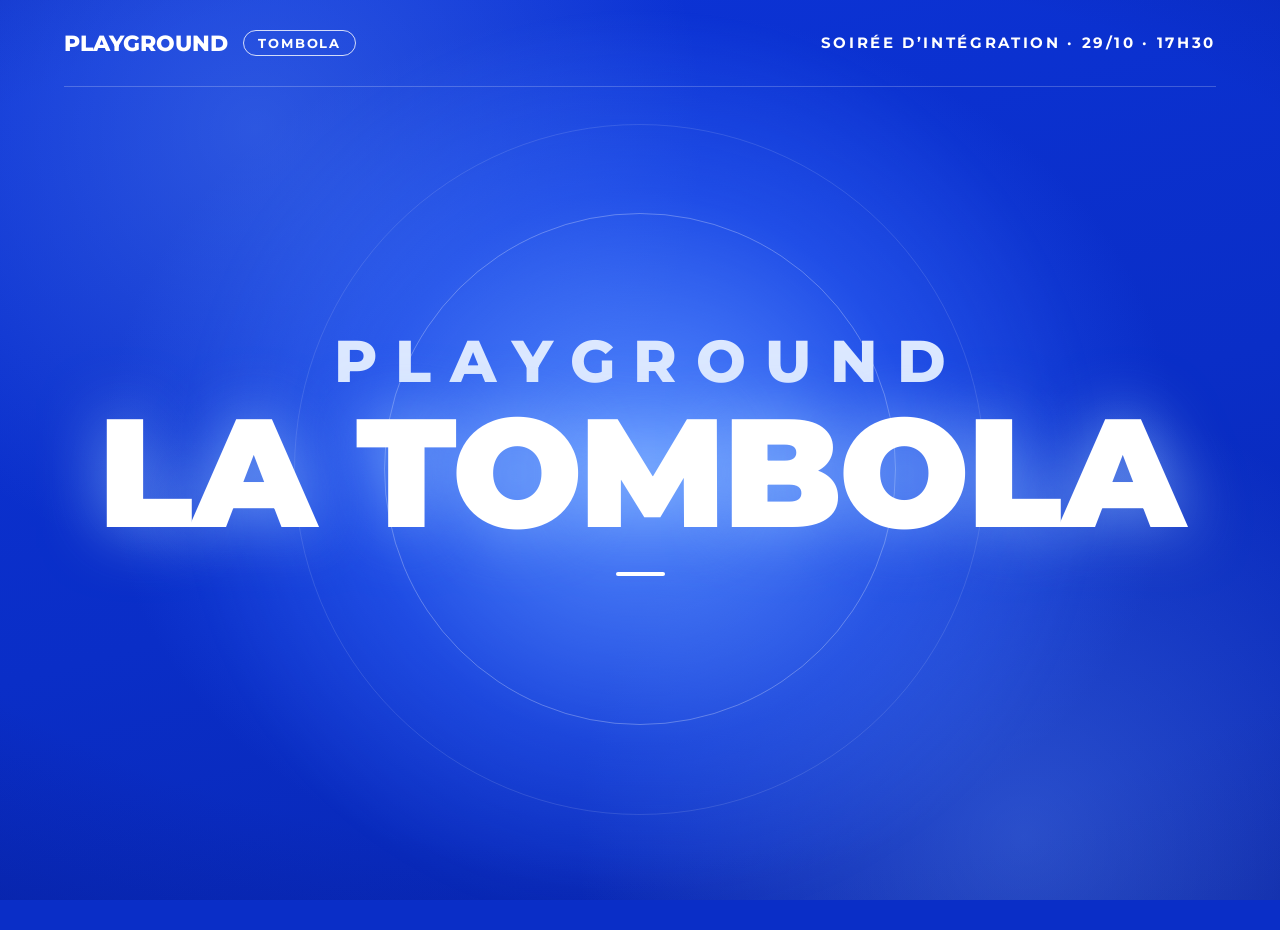
<file: index.html>
<!doctype html>
<html lang="fr">
<head>
  <meta charset="utf-8">
  <meta name="viewport" content="width=device-width, initial-scale=1">
  <title>Tombola Playground</title>
  <link rel="stylesheet" href="styles.css">
  <script src="paliers.js" defer></script>
  <script src="app.js" defer></script>
</head>
<body>
  <div class="fond" aria-hidden="true"></div>

  <header class="entete entree">
    <p class="marque">Playground <span class="badge">Tombola</span></p>
    <p class="evenement">Soirée d’intégration · 29/10 · 17h30</p>
  </header>

  <main class="scene" aria-live="polite"></main>

  <template id="modele-accueil">
    <section class="accueil">
      <div class="flash" aria-hidden="true"></div>
      <div class="cercles" aria-hidden="true">
        <span class="halo"></span>
        <span class="anneau entree"></span>
        <span class="anneau anneau-large entree" style="--rang: 2"></span>
      </div>
      <h1 class="accueil-titre">
        <span class="accueil-marque entree" style="--rang: 1">Playground</span>
        <span class="accueil-tombola entree" style="--rang: 2">La tombola</span>
      </h1>
      <hr class="separateur entree" style="--rang: 5">
      <p class="accroche entree" style="--rang: 6"></p>
    </section>
  </template>

  <template id="modele-palier">
    <article class="palier">
      <div class="flash" aria-hidden="true"></div>

      <section class="palier-infos">
        <p class="statut entree" data-champ="statut"></p>
        <h2 class="palier-titre">
          <span class="palier-mot entree" style="--rang: 1">Palier</span>
          <span class="palier-numero entree" style="--rang: 2" data-champ="numero"></span>
        </h2>
        <hr class="separateur entree" style="--rang: 5">
        <p class="lot-type entree" style="--rang: 6" data-champ="type"></p>
        <h3 class="lot-nom entree" style="--rang: 7" data-champ="nom"></h3>
        <p class="lot-description entree" style="--rang: 8" data-champ="description"></p>
      </section>

      <figure class="lot">
        <span class="lot-halo entree" aria-hidden="true"></span>
        <span class="lot-cercle entree" style="--rang: 1" aria-hidden="true"></span>
        <img class="lot-image entree" style="--rang: 2" data-champ="image" alt="">
        <p class="pastille entree" style="--rang: 8" data-champ="pastille">
          <span></span><strong></strong><span></span>
        </p>
      </figure>

      <aside class="progression">
        <p class="etiquette entree" style="--rang: 3">Progression</p>
        <p class="progression-titre entree" style="--rang: 4" data-champ="titre"></p>
        <p class="progression-detail entree" style="--rang: 5" data-champ="detail"></p>
        <div class="jauge entree" style="--rang: 5">
          <ol class="jauge-echelle" data-champ="echelle"></ol>
          <div class="jauge-tube">
            <div class="jauge-remplissage entree" style="--rang: 6"></div>
          </div>
          <div class="jauge-niveau">
            <p class="entree" style="--rang: 9" data-champ="pourcentage"></p>
          </div>
        </div>
        <p class="progression-suite entree" style="--rang: 9" data-champ="suite"></p>
      </aside>

      <section class="gagnant">
        <p class="gagnant-titre entree">Gagnant du palier <span data-champ="gagnant-palier"></span></p>
        <div class="ticket-cadre entree" style="--rang: 1">
          <p class="ticket">
            <span class="ticket-libelle">Ticket n°</span>
            <strong class="ticket-numero" data-champ="gagnant"></strong>
          </p>
        </div>
        <p class="gagnant-lot apres-tirage" style="--rang: 2" data-champ="gagnant-lot"></p>
      </section>
    </article>
  </template>

  <template id="modele-fin">
    <section class="fin">
      <div class="flash" aria-hidden="true"></div>
      <div class="cercles" aria-hidden="true">
        <span class="halo"></span>
        <span class="anneau entree"></span>
        <span class="anneau anneau-large entree" style="--rang: 2"></span>
      </div>
      <h2 class="fin-titre">
        <span class="fin-merci entree" style="--rang: 1">Merci</span>
        <span class="fin-suite entree" style="--rang: 4">pour votre participation</span>
      </h2>
      <hr class="separateur entree" style="--rang: 6">
      <p class="fin-signature entree" style="--rang: 7">Playground · Tombola</p>
      <ol class="palmares entree" style="--rang: 8" data-champ="palmares" aria-label="Tickets gagnants"></ol>
    </section>
  </template>
</body>
</html>
</file>
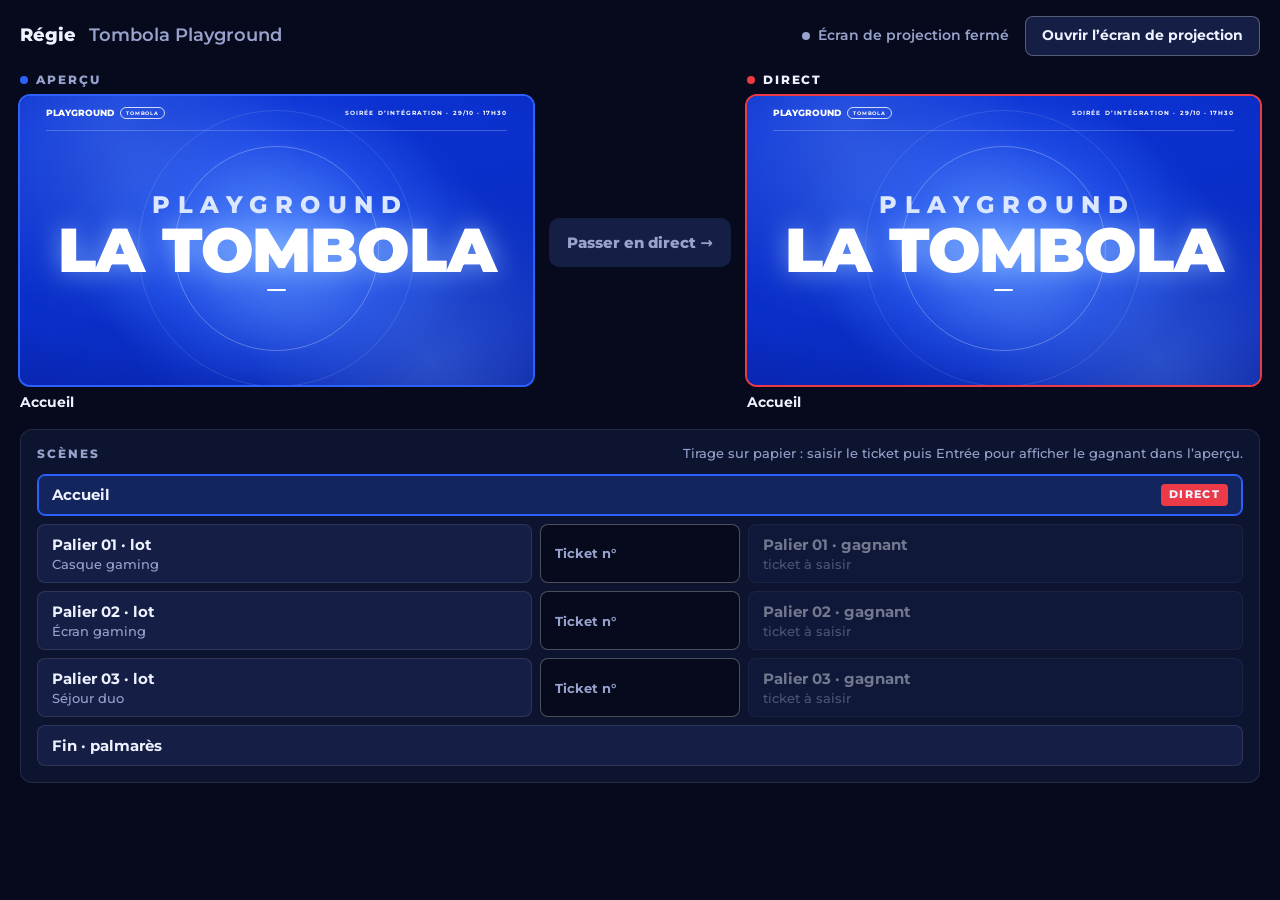
<file: regie.html>
<!doctype html>
<html lang="fr">
<head>
  <meta charset="utf-8">
  <meta name="viewport" content="width=device-width, initial-scale=1">
  <title>Régie · Tombola Playground</title>
  <link rel="stylesheet" href="regie.css">
  <script src="paliers.js" defer></script>
  <script src="regie.js" defer></script>
</head>
<body>
  <header class="barre">
    <h1 class="titre">Régie <span>Tombola Playground</span></h1>
    <div class="projection">
      <p class="projection-etat" data-champ="etat-ecran" role="status"></p>
      <button type="button" class="bouton" data-champ="ouvrir-ecran">Ouvrir l’écran de projection</button>
    </div>
  </header>

  <main class="moniteurs">
    <section class="moniteur" aria-labelledby="titre-apercu">
      <h2 class="etiquette" id="titre-apercu">Aperçu</h2>
      <iframe class="moniteur-cadre" title="Aperçu de la scène choisie" data-champ="cadre-apercu" tabindex="-1"></iframe>
      <p class="moniteur-legende" data-champ="legende-apercu"></p>
    </section>

    <button type="button" class="passer-direct" data-champ="passer-direct">Passer en direct</button>

    <section class="moniteur moniteur-direct" aria-labelledby="titre-direct">
      <h2 class="etiquette" id="titre-direct">Direct</h2>
      <iframe class="moniteur-cadre" title="Scène projetée" data-champ="cadre-direct" tabindex="-1"></iframe>
      <p class="moniteur-legende" data-champ="legende-direct"></p>
    </section>
  </main>

  <section class="dock" aria-labelledby="titre-scenes">
    <div class="dock-entete">
      <h2 class="etiquette" id="titre-scenes">Scènes</h2>
      <p class="dock-aide">Tirage sur papier : saisir le ticket puis Entrée pour afficher le gagnant dans l’aperçu.</p>
    </div>
    <ol class="scenes" data-champ="scenes"></ol>
  </section>

  <template id="modele-scene">
    <button type="button" class="scene" aria-pressed="false">
      <span class="scene-nom" data-champ="nom"></span>
      <span class="scene-info" data-champ="info"></span>
      <span class="scene-direct" data-champ="direct" hidden>Direct</span>
    </button>
  </template>

  <template id="modele-palier">
    <li class="palier">
      <form class="ticket" novalidate>
        <label class="ticket-saisie">
          <span>Ticket n°</span>
          <input data-champ="ticket" inputmode="numeric" autocomplete="off">
        </label>
      </form>
      <p class="ticket-erreur" data-champ="erreur" role="alert"></p>
    </li>
  </template>
</body>
</html>
</file>
<file: styles.css>
@font-face {
  font-family: "Montserrat";
  src: url("assets/fonts/montserrat-latin.woff2") format("woff2");
  font-weight: 500 900;
  font-display: block;
}

:root {
  --bleu-royal: #0a2ec7;
  --bleu-electrique: #2c62fb;
  --bleu-glace: #dce8ff;
  --blanc: #fff;
  --trait: rgb(255 255 255 / 0.22);
  --lueur: 0 0 3rem rgb(150 190 255 / 0.65);

  --marge: 5rem;
  --entete: 6.8rem;
  --bas: 3.8rem;

  --courbe-entree: cubic-bezier(0.16, 1, 0.3, 1);
  --courbe-rebond: cubic-bezier(0.34, 1.56, 0.64, 1);
  --duree-entree: 550ms;
  --duree-sortie: 220ms;
  --duree-flash: 700ms;
  --intervalle: 50ms;
  --duree-ambiance: 18s;
  --duree-respiration: 5s;
}

/* 1rem = 1 % de la largeur du plus grand cadre 16:9 qui tient dans la fenêtre.
   Toute la mise en page est exprimée dans cette unité : les proportions des visuels
   de référence sont conservées sur n'importe quel écran, sans débordement. */
html {
  font-size: min(1vw, 16vh / 9);
  overflow: hidden;
  cursor: none;
}

*,
*::before,
*::after {
  box-sizing: border-box;
}

/* Les halos débordent volontairement de leur zone : body les rogne à la taille de l'écran. */
body {
  position: relative;
  margin: 0;
  height: 100vh;
  overflow: clip;
  background: var(--bleu-royal);
  color: var(--blanc);
  font-family: "Montserrat", system-ui, sans-serif;
  font-weight: 500;
  -webkit-font-smoothing: antialiased;
}

h1,
h2,
h3,
p,
figure {
  margin: 0;
}

/* Fond */

.fond {
  position: fixed;
  inset: 0;
  z-index: -1;
  overflow: hidden;
  background:
    radial-gradient(120% 90% at 50% 45%, transparent 55%, rgb(4 19 122 / 0.55)),
    radial-gradient(60% 70% at 50% 50%, var(--bleu-electrique), transparent 70%),
    linear-gradient(165deg, #0c34d8, var(--bleu-royal) 55%, #0826b0);
}

.fond::before,
.fond::after {
  content: "";
  position: absolute;
  width: 70rem;
  aspect-ratio: 1;
  border-radius: 50%;
  background: radial-gradient(closest-side, rgb(120 170 255 / 0.3), transparent);
  animation: derive var(--duree-ambiance) ease-in-out infinite alternate;
}

.fond::before {
  top: -25rem;
  left: -15rem;
}

.fond::after {
  right: -15rem;
  bottom: -30rem;
  animation-delay: calc(var(--duree-ambiance) / -2);
}

/* En-tête commun à tous les écrans */

.entete {
  position: absolute;
  inset: 0 var(--marge) auto;
  height: var(--entete);
  display: flex;
  align-items: center;
  justify-content: space-between;
  border-bottom: 1px solid var(--trait);
  text-transform: uppercase;
}

.marque {
  display: flex;
  align-items: center;
  gap: 1.2rem;
  font-size: 1.7rem;
  font-weight: 800;
}

.badge {
  padding: 0.35rem 1.1rem;
  border: 1px solid rgb(255 255 255 / 0.8);
  border-radius: 99rem;
  font-size: 1rem;
  font-weight: 700;
  letter-spacing: 0.14em;
}

.evenement {
  font-size: 1.15rem;
  font-weight: 700;
  letter-spacing: 0.18em;
}

/* Scène et transitions */

.scene {
  position: absolute;
  inset: var(--entete) var(--marge) 0;
  isolation: isolate;
}

.scene.sortie {
  animation: sortie var(--duree-sortie) ease-in forwards;
}

.entree {
  animation: var(--effet, monte) var(--duree-entree) var(--courbe-entree) both;
  animation-delay: calc(var(--rang, 0) * var(--intervalle));
}

.flash {
  position: fixed;
  inset: 0;
  z-index: -1;
  pointer-events: none;
  background: radial-gradient(circle at 50% 50%, rgb(150 195 255 / 0.5), transparent 70%);
  opacity: 0;
  animation: flash var(--duree-flash) ease-out;
}

.separateur {
  width: 3.8rem;
  height: 0.3rem;
  margin: 2.4rem 0 2.2rem;
  border: 0;
  border-radius: 0.2rem;
  background: var(--blanc);
  transform-origin: left;
  --effet: trait;
}

/* Accueil et fin */

.accueil,
.fin {
  position: relative;
  height: 100%;
  padding-bottom: var(--bas);
  display: flex;
  flex-direction: column;
  align-items: center;
  justify-content: center;
  text-align: center;
  text-transform: uppercase;
}

.accueil .separateur,
.fin .separateur {
  margin-inline: auto;
  transform-origin: center;
}

.cercles {
  position: absolute;
  inset: 0 0 var(--bas);
  z-index: -1;
  display: grid;
  grid-template: minmax(0, 1fr) / minmax(0, 1fr);
  place-items: center;
  pointer-events: none;
}

.cercles > * {
  grid-area: 1 / 1;
  aspect-ratio: 1;
  border-radius: 50%;
}

.halo {
  width: 72rem;
  background: radial-gradient(closest-side, rgb(130 180 255 / 0.5), rgb(60 110 255 / 0.2) 60%, transparent);
  animation:
    fondu var(--duree-entree) ease-out both,
    respire var(--duree-respiration) ease-in-out var(--duree-entree) infinite alternate;
}

.anneau {
  width: 40rem;
  border: 1px solid rgb(255 255 255 / 0.28);
  --effet: cercle;
}

.anneau-large {
  width: 54rem;
  border-color: rgb(255 255 255 / 0.12);
}

.accueil-titre,
.fin-titre {
  line-height: 0.9;
}

.accueil-marque {
  display: block;
  margin-right: -0.32em;
  font-size: 4.6rem;
  font-weight: 800;
  letter-spacing: 0.32em;
  color: var(--bleu-glace);
}

.accueil-tombola,
.fin-merci {
  display: block;
  font-weight: 900;
  letter-spacing: -0.02em;
  text-shadow: 0 0 5rem rgb(150 195 255 / 0.7);
  --effet: surgit;
  --duree-entree: 800ms;
}

.accueil-tombola {
  margin-top: 1.2rem;
  font-size: 12rem;
}

.accroche {
  font-size: 2.1rem;
  font-weight: 600;
  text-transform: none;
}

.fin-merci {
  font-size: 10rem;
}

.fin-suite {
  display: block;
  margin-top: 1.4rem;
  font-size: 3rem;
  font-weight: 800;
}

.fin-signature {
  font-size: 1.5rem;
  font-weight: 700;
  letter-spacing: 0.3em;
  color: var(--bleu-glace);
}

.palmares {
  display: flex;
  flex-wrap: wrap;
  justify-content: center;
  gap: 2rem;
  margin: 3rem 0 0;
  padding: 0;
  list-style: none;
}

.palmares .ticket {
  --encoche: 1rem;
  min-width: 17rem;
  padding: 1.3rem 2.8rem 1.5rem;
}

.palmares span {
  font-size: 1rem;
  font-weight: 800;
  letter-spacing: 0.14em;
}

.palmares strong {
  font-size: 3.6rem;
  font-weight: 900;
  line-height: 1.05;
}

/* Palier */

.palier {
  position: relative;
  height: 100%;
  padding: 1.6rem 0 var(--bas);
  display: grid;
  grid-template-columns: 25rem minmax(0, 1fr) 20.5rem;
  grid-template-rows: minmax(0, 1fr);
  column-gap: 2rem;
  align-items: center;
}

.statut {
  display: inline-flex;
  align-items: center;
  gap: 0.6rem;
  padding: 0.55rem 1.2rem;
  border-radius: 99rem;
  background: var(--blanc);
  color: var(--bleu-royal);
  font-size: 1rem;
  font-weight: 800;
  letter-spacing: 0.14em;
  text-transform: uppercase;
  box-shadow: 0 0 2rem rgb(160 195 255 / 0.45);
}

.statut::before {
  content: "";
}

.statut[data-statut="debloque"]::before {
  width: 0.45rem;
  height: 0.8rem;
  border: solid currentColor;
  border-width: 0 0.2rem 0.2rem 0;
  transform: translateY(-0.1rem) rotate(45deg);
}

.statut[data-statut="en-cours"]::before {
  width: 0.6rem;
  height: 0.6rem;
  border-radius: 50%;
  background: currentColor;
}

.palier-titre {
  margin-top: 1.4rem;
  font-weight: 800;
  line-height: 0.9;
  text-transform: uppercase;
}

.palier-mot {
  display: block;
  font-size: 5.2rem;
}

.palier-numero {
  display: block;
  font-size: 15rem;
  font-weight: 900;
  line-height: 0.86;
  letter-spacing: -0.04em;
  text-shadow: 0 0 4rem rgb(160 200 255 / 0.7);
  --effet: surgit;
  --duree-entree: 750ms;
}

.lot-type {
  font-size: 1.05rem;
  font-weight: 700;
  letter-spacing: 0.22em;
  text-transform: uppercase;
  color: var(--bleu-glace);
}

.lot-nom {
  margin-top: 0.6rem;
  font-size: 2.5rem;
  font-weight: 800;
  line-height: 1.05;
  text-transform: uppercase;
}

.lot-description {
  margin-top: 0.7rem;
  font-size: 1.3rem;
  line-height: 1.35;
  color: rgb(255 255 255 / 0.9);
}

/* La piste unique est figée à la taille du bloc : le halo, plus grand, déborde sans décentrer l'image. */
.lot {
  position: relative;
  height: 100%;
  display: grid;
  grid-template: minmax(0, 1fr) / minmax(0, 1fr);
  place-items: center;
}

.lot > * {
  grid-area: 1 / 1;
}

.lot-halo {
  width: 52rem;
  aspect-ratio: 1;
  border-radius: 50%;
  background: radial-gradient(closest-side, rgb(140 185 255 / 0.55), rgb(60 110 255 / 0.25) 55%, transparent);
  --effet: fondu;
  --duree-entree: 800ms;
}

.lot-cercle {
  width: 34rem;
  aspect-ratio: 1;
  border-radius: 50%;
  border: 1px solid rgb(255 255 255 / 0.3);
  box-shadow: inset 0 0 3rem rgb(160 200 255 / 0.15);
  --effet: cercle;
}

.lot-image {
  width: 100%;
  height: 100%;
  max-height: 42rem;
  object-fit: contain;
  filter:
    drop-shadow(0 0 1.2rem rgb(200 220 255 / 0.35))
    drop-shadow(0 2.5rem 2.5rem rgb(2 10 70 / 0.55));
  --effet: zoom;
  --duree-entree: 750ms;
}

.pastille {
  position: absolute;
  top: calc(50% - 19rem);
  left: calc(50% + 8rem);
  width: 10.5rem;
  aspect-ratio: 1;
  border-radius: 50%;
  display: flex;
  flex-direction: column;
  align-items: center;
  justify-content: center;
  background: var(--blanc);
  color: var(--bleu-royal);
  text-align: center;
  text-transform: uppercase;
  box-shadow:
    0 0 0 0.7rem rgb(255 255 255 / 0.18),
    0 0 3.5rem rgb(170 205 255 / 0.7);
  --effet: pastille;
  --courbe-entree: var(--courbe-rebond);
}

.pastille::before {
  content: "";
  position: absolute;
  inset: 0.55rem;
  border: 0.12rem dashed rgb(10 46 199 / 0.45);
  border-radius: 50%;
}

.pastille span {
  font-size: 0.95rem;
  font-weight: 800;
  letter-spacing: 0.14em;
}

.pastille strong {
  font-size: 2rem;
  font-weight: 900;
  line-height: 1.15;
  text-transform: none;
}

.pastille span:empty {
  display: none;
}

/* Panneau de progression */

.progression {
  align-self: stretch;
  display: flex;
  flex-direction: column;
  padding: 1.6rem 0 0 2.2rem;
  border-left: 1px solid var(--trait);
}

.etiquette {
  font-size: 1rem;
  font-weight: 700;
  letter-spacing: 0.22em;
  text-transform: uppercase;
  color: var(--bleu-glace);
}

.progression-titre {
  display: flex;
  flex-wrap: wrap;
  align-items: baseline;
  column-gap: 0.4rem;
  margin-top: 0.5rem;
  font-size: 4.4rem;
  font-weight: 900;
  line-height: 1;
  letter-spacing: -0.02em;
  text-transform: uppercase;
  text-shadow: var(--lueur);
}

.progression-objectif {
  font-size: 1.8rem;
  font-weight: 800;
  letter-spacing: 0;
  color: rgb(255 255 255 / 0.8);
  text-shadow: none;
}

.progression-detail {
  margin-top: 0.6rem;
  font-size: 1.15rem;
  font-weight: 700;
}

.jauge {
  --tube-marge: 0.4rem;
  flex: 1;
  min-height: 0;
  margin: 2.4rem 0;
  display: grid;
  grid-template-columns: 3.8rem 4rem 1fr;
  column-gap: 0.9rem;
  --effet: fondu;
}

.jauge-echelle,
.jauge-niveau {
  position: relative;
  margin: var(--tube-marge) 0;
}

.jauge-echelle {
  padding: 0;
  list-style: none;
}

.jauge-echelle li {
  position: absolute;
  right: 0;
  bottom: calc(var(--position) * 100%);
  display: flex;
  align-items: center;
  gap: 0.5rem;
  font-size: 1rem;
  font-weight: 700;
  line-height: 1;
  transform: translateY(50%);
}

.jauge-echelle li::after {
  content: "";
  width: 0.5rem;
  height: 1px;
  background: rgb(255 255 255 / 0.5);
}

.jauge-echelle li:not(:empty)::after {
  width: 1rem;
  background: var(--blanc);
}

.jauge-tube {
  position: relative;
  display: flex;
  align-items: flex-end;
  padding: var(--tube-marge);
  border-radius: 1.2rem;
  background: linear-gradient(90deg, rgb(8 30 150 / 0.55), rgb(30 70 220 / 0.45));
  box-shadow:
    inset 0 0 0 1px rgb(255 255 255 / 0.4),
    0 0 2.5rem rgb(140 185 255 / 0.35);
}

.jauge-tube::after {
  content: "";
  position: absolute;
  inset: 1.2rem auto 1.2rem 0.9rem;
  width: 1px;
  background: rgb(255 255 255 / 0.35);
}

.jauge-remplissage {
  width: 100%;
  height: calc(var(--niveau) * 100%);
  border-radius: 0.8rem;
  background: linear-gradient(#f4f8ff, #b9d0ff 45%, #6f9bff);
  box-shadow: 0 0 1.5rem rgb(190 215 255 / 0.6);
  transform-origin: bottom;
  --effet: remplit;
  --duree-entree: 700ms;
}

.jauge-niveau p {
  position: absolute;
  left: 0;
  bottom: calc(var(--niveau) * 100%);
  display: flex;
  align-items: center;
  gap: 0.6rem;
  font-size: 1.6rem;
  font-weight: 900;
  line-height: 1;
  text-shadow: var(--lueur);
  transform: translateY(50%);
  --effet: fondu;
}

.jauge-niveau p::before {
  content: "";
  width: 1rem;
  height: 2px;
  background: var(--blanc);
}

.progression-suite {
  margin-top: auto;
  padding-top: 1.6rem;
  border-top: 1px solid var(--trait);
  font-size: 1.2rem;
  line-height: 1.45;
}

.progression-suite strong {
  font-weight: 800;
}

/* Tirage du gagnant : le palier passe au second plan et le ticket gagnant s'affiche par-dessus. */

.palier-infos,
.lot,
.progression {
  transition:
    opacity var(--duree-sortie) ease-out,
    scale var(--duree-sortie) ease-out;
}

.palier.revele :is(.palier-infos, .lot, .progression) {
  opacity: 0.12;
  scale: 0.97;
}

/* Même atténuée, la pastille blanche resterait lisible sous le titre du gagnant. */
.palier.revele .pastille {
  visibility: hidden;
}

.gagnant {
  position: absolute;
  inset: 0;
  display: none;
  flex-direction: column;
  align-items: center;
  justify-content: center;
  text-align: center;
  text-transform: uppercase;
}

.palier.revele .gagnant {
  display: flex;
}

.gagnant::before {
  content: "";
  position: absolute;
  top: 50%;
  left: 50%;
  width: 44rem;
  aspect-ratio: 1;
  margin: -22rem 0 0 -22rem;
  border: 2px solid rgb(200 220 255 / 0.8);
  border-radius: 50%;
  opacity: 0;
  pointer-events: none;
}

.gagnant::after {
  content: "";
  position: fixed;
  inset: 0;
  z-index: -1;
  background: radial-gradient(circle at 50% 50%, rgb(150 195 255 / 0.5), transparent 70%);
  opacity: 0;
  pointer-events: none;
}

.revele .gagnant::before {
  animation: onde 1s var(--courbe-entree);
}

.revele .gagnant::after {
  animation: flash var(--duree-flash) ease-out;
}

.gagnant-titre {
  font-size: 1.4rem;
  font-weight: 800;
  letter-spacing: 0.3em;
  color: var(--bleu-glace);
}

.ticket-cadre {
  margin: 2.2rem 0 2.6rem;
  filter: drop-shadow(0 0 3rem rgb(170 205 255 / 0.55));
  --effet: zoom;
}

/* Ticket de tombola : fond blanc, encoches sur les côtés et ligne de découpe pointillée. */
.ticket {
  --encoche: 2.4rem;
  position: relative;
  display: flex;
  flex-direction: column;
  align-items: center;
  background: var(--blanc);
  color: var(--bleu-royal);
  text-transform: uppercase;
  border-radius: 1.6rem;
  mask:
    radial-gradient(circle at 0 50%, transparent var(--encoche), #000 calc(var(--encoche) + 1px)) left / 51% 100% no-repeat,
    radial-gradient(circle at 100% 50%, transparent var(--encoche), #000 calc(var(--encoche) + 1px)) right / 51% 100% no-repeat;
}

.ticket::before {
  content: "";
  position: absolute;
  inset: 0.7rem calc(var(--encoche) + 0.8rem);
  border: 0.15rem dashed rgb(10 46 199 / 0.3);
  border-radius: 1rem;
}

.gagnant .ticket {
  min-width: 50rem;
  padding: 2.6rem 6rem 2.4rem;
}

.ticket-libelle {
  font-size: 1.5rem;
  font-weight: 800;
  letter-spacing: 0.3em;
}

.ticket-numero {
  font-size: 14rem;
  font-weight: 900;
  line-height: 0.95;
  letter-spacing: -0.02em;
  font-variant-numeric: tabular-nums;
}

.revele .ticket-numero {
  animation: impact 600ms var(--courbe-rebond);
}

.gagnant-lot {
  font-size: 3rem;
  font-weight: 800;
}

.revele .apres-tirage {
  animation: monte var(--duree-entree) var(--courbe-entree) both;
  animation-delay: calc(var(--rang, 0) * var(--intervalle));
}

/* Animations */

@keyframes monte {
  from {
    opacity: 0;
    transform: translateY(1.6rem);
  }
}

@keyframes fondu {
  from {
    opacity: 0;
  }
}

/* Le texte sort d'une fente : il monte pendant que le masque s'ouvre vers le bas,
   ce qui laisse la lueur intacte une fois l'animation terminée. La lueur s'allume
   pendant la montée pour que le bord du masque ne la coupe pas net. */
@keyframes surgit {
  from {
    transform: translateY(70%);
    clip-path: inset(-50% -50% 70% -50%);
    text-shadow: 0 0 0 transparent;
  }
  to {
    transform: none;
    clip-path: inset(-50%);
  }
}

@keyframes trait {
  from {
    transform: scaleX(0);
  }
}

@keyframes cercle {
  from {
    opacity: 0;
    transform: scale(0.82);
  }
}

@keyframes zoom {
  from {
    opacity: 0;
    transform: translateY(1.5rem) scale(0.9);
  }
}

@keyframes pastille {
  from {
    opacity: 0;
    transform: scale(0.5) rotate(-12deg);
  }
}

@keyframes remplit {
  from {
    transform: scaleY(0);
  }
}

@keyframes flash {
  25% {
    opacity: 1;
  }
}

@keyframes sortie {
  to {
    opacity: 0;
    transform: translateY(-1.5rem) scale(0.985);
  }
}

@keyframes impact {
  from {
    transform: scale(1.3);
  }
}

@keyframes onde {
  from {
    opacity: 1;
    transform: scale(0.4);
  }
  to {
    opacity: 0;
    transform: scale(1.9);
  }
}

@keyframes derive {
  to {
    transform: translate(12rem, 8rem) scale(1.15);
  }
}

@keyframes respire {
  to {
    opacity: 0.6;
    transform: scale(1.06);
  }
}

@media (prefers-reduced-motion: reduce) {
  .entree {
    animation-name: fondu;
  }

  .scene.sortie {
    animation-name: fondu-sortie;
  }

  .flash,
  .halo,
  .fond::before,
  .fond::after,
  .revele .ticket-numero,
  .revele .gagnant::before,
  .revele .gagnant::after {
    animation: none;
  }

  .revele .apres-tirage {
    animation-name: fondu;
  }

  @keyframes fondu-sortie {
    to {
      opacity: 0;
    }
  }
}

/* Écran vertical (téléphone, tablette) : les colonnes s'empilent et la page défile. */
@media (orientation: portrait) {
  html {
    font-size: 2.2vw;
    overflow: auto;
  }

  body {
    height: auto;
    min-height: 100vh;
    overflow-x: clip;
    overflow-y: visible;
  }

  .entete {
    position: static;
    height: auto;
    margin: 0 var(--marge);
    padding: 3rem 0;
    flex-direction: column;
    gap: 1.5rem;
  }

  .scene {
    position: relative;
    inset: auto;
    margin: 0 var(--marge);
  }

  .accueil,
  .fin {
    min-height: 80vh;
  }

  .palier {
    height: auto;
    padding-top: 4rem;
    grid-template-columns: 1fr;
    row-gap: 4rem;
  }

  .lot {
    height: 55rem;
  }

  .progression {
    padding: 3rem 0 0;
    border-left: 0;
    border-top: 1px solid var(--trait);
  }

  .jauge {
    flex: none;
    height: 36rem;
  }
}
</file>
<file: regie.css>
@font-face {
  font-family: "Montserrat";
  src: url("assets/fonts/montserrat-latin.woff2") format("woff2");
  font-weight: 500 900;
}

/* Interface sombre de régie, comme OBS : le bleu de la tombola marque l'aperçu,
   le rouge « à l'antenne » marque ce qui est projeté. */
:root {
  color-scheme: dark;
  --fond: #060a1c;
  --panneau: #0d1430;
  --panneau-clair: #151e45;
  --bordure: rgb(255 255 255 / 0.1);
  --bordure-forte: rgb(255 255 255 / 0.28);
  --texte: #eef2ff;
  --texte-doux: #97a3cc;
  --apercu: #2c62fb;
  --direct: #ec3a46;
  --ouvert: #3fd68a;
  --erreur: #ff8a90;
  --rayon: 10px;
}

*,
*::before,
*::after {
  box-sizing: border-box;
}

body {
  min-height: 100vh;
  margin: 0;
  padding: 16px 20px 20px;
  display: grid;
  align-content: start;
  gap: 16px;
  background: var(--fond);
  color: var(--texte);
  font: 500 15px/1.4 "Montserrat", system-ui, sans-serif;
}

h1,
h2,
p {
  margin: 0;
}

button {
  font: inherit;
  color: inherit;
}

:focus-visible {
  outline: 2px solid var(--texte);
  outline-offset: 2px;
}

.etiquette {
  display: flex;
  align-items: center;
  gap: 8px;
  font-size: 12px;
  font-weight: 800;
  letter-spacing: 0.16em;
  text-transform: uppercase;
  color: var(--texte-doux);
}

/* Barre du haut */

.barre {
  display: flex;
  flex-wrap: wrap;
  align-items: center;
  justify-content: space-between;
  gap: 12px 24px;
}

.titre {
  font-size: 18px;
  font-weight: 800;
}

.titre span {
  margin-left: 8px;
  font-weight: 600;
  color: var(--texte-doux);
}

.projection {
  display: flex;
  flex-wrap: wrap;
  align-items: center;
  gap: 12px 16px;
}

.projection-etat {
  display: flex;
  align-items: center;
  gap: 8px;
  font-size: 14px;
  font-weight: 600;
  color: var(--texte-doux);
}

.projection-etat::before {
  content: "";
  width: 8px;
  height: 8px;
  border-radius: 50%;
  background: currentColor;
}

.projection-etat[data-etat="ouvert"] {
  color: var(--ouvert);
}

.bouton {
  padding: 9px 16px;
  border: 1px solid var(--bordure-forte);
  border-radius: 8px;
  background: var(--panneau-clair);
  font-size: 14px;
  font-weight: 700;
  cursor: pointer;
}

.bouton:hover {
  border-color: var(--texte-doux);
}

/* Moniteurs */

.moniteurs {
  display: grid;
  grid-template-columns: minmax(0, 1fr) auto minmax(0, 1fr);
  align-items: center;
  gap: 16px;
}

.moniteur {
  --couleur: var(--apercu);
  display: flex;
  flex-direction: column;
  gap: 8px;
}

.moniteur-direct {
  --couleur: var(--direct);
}

.moniteur .etiquette::before {
  content: "";
  width: 8px;
  height: 8px;
  border-radius: 50%;
  background: var(--couleur);
}

.moniteur-direct .etiquette {
  color: var(--texte);
}

/* Les moniteurs ne font que montrer : la souris et le clavier restent dans la régie. */
.moniteur-cadre {
  display: block;
  width: 100%;
  aspect-ratio: 16 / 9;
  border: 0;
  border-radius: var(--rayon);
  background: #0a2ec7;
  box-shadow: 0 0 0 2px var(--couleur);
  pointer-events: none;
}

.moniteur-legende {
  min-height: 1.4em;
  font-size: 14px;
  font-weight: 700;
}

.passer-direct {
  padding: 14px 18px;
  border: 0;
  border-radius: var(--rayon);
  background: var(--direct);
  font-size: 15px;
  font-weight: 800;
  cursor: pointer;
}

.passer-direct::after {
  content: " →";
}

.passer-direct:hover {
  filter: brightness(1.1);
}

.passer-direct:disabled {
  background: var(--panneau-clair);
  color: var(--texte-doux);
  cursor: default;
  filter: none;
}

/* Scènes */

.dock {
  padding: 14px 16px 16px;
  border: 1px solid var(--bordure);
  border-radius: 12px;
  background: var(--panneau);
}

.dock-entete {
  display: flex;
  flex-wrap: wrap;
  align-items: baseline;
  justify-content: space-between;
  gap: 4px 16px;
  margin-bottom: 12px;
}

.dock-aide {
  font-size: 13px;
  color: var(--texte-doux);
}

.scenes {
  display: grid;
  gap: 8px;
  margin: 0;
  padding: 0;
  list-style: none;
}

/* Un palier par ligne, dans l'ordre du déroulement : le lot, le ticket tiré, le gagnant. */
.palier {
  display: grid;
  grid-template-columns: minmax(0, 1fr) 200px minmax(0, 1fr);
  gap: 6px 8px;
}

.scene {
  width: 100%;
  height: 100%;
  display: grid;
  grid-template-columns: minmax(0, 1fr) auto;
  align-items: center;
  column-gap: 12px;
  padding: 9px 14px;
  border: 1px solid var(--bordure);
  border-radius: 8px;
  background: var(--panneau-clair);
  text-align: left;
  cursor: pointer;
}

.scene:hover:not(:disabled) {
  border-color: var(--bordure-forte);
}

.scene[aria-pressed="true"] {
  border-color: var(--apercu);
  background: rgb(44 98 251 / 0.22);
  box-shadow: inset 0 0 0 1px var(--apercu);
}

.scene:disabled {
  opacity: 0.45;
  cursor: not-allowed;
}

.scene-nom {
  font-weight: 700;
}

.scene-info {
  grid-row: 2;
  font-size: 13px;
  color: var(--texte-doux);
}

.scene-info:empty {
  display: none;
}

.scene-direct {
  grid-row: 1 / span 2;
  grid-column: 2;
  padding: 3px 8px;
  border-radius: 4px;
  background: var(--direct);
  font-size: 11px;
  font-weight: 800;
  letter-spacing: 0.12em;
  text-transform: uppercase;
}

.ticket {
  display: grid;
}

.ticket-saisie {
  display: flex;
  align-items: center;
  gap: 10px;
  padding: 0 14px;
  border: 1px solid var(--bordure-forte);
  border-radius: 8px;
  background: var(--fond);
  font-size: 13px;
  font-weight: 700;
  color: var(--texte-doux);
  white-space: nowrap;
  cursor: text;
}

.ticket-saisie:focus-within {
  border-color: var(--apercu);
}

.ticket-saisie:has([aria-invalid="true"]) {
  border-color: var(--erreur);
}

.ticket-saisie input {
  width: 100%;
  min-width: 0;
  padding: 6px 0;
  border: 0;
  outline: none;
  background: transparent;
  color: var(--texte);
  font: inherit;
  font-size: 22px;
  font-weight: 800;
  font-variant-numeric: tabular-nums;
}

.ticket-erreur {
  grid-column: 1 / -1;
  font-size: 13px;
  font-weight: 600;
  color: var(--erreur);
}

.ticket-erreur:empty {
  display: none;
}

/* Fenêtre étroite : les moniteurs et les colonnes d'un palier s'empilent. */
@media (max-width: 820px) {
  .moniteurs,
  .palier {
    grid-template-columns: minmax(0, 1fr);
  }

  .ticket-saisie {
    min-height: 48px;
  }
}
</file>
